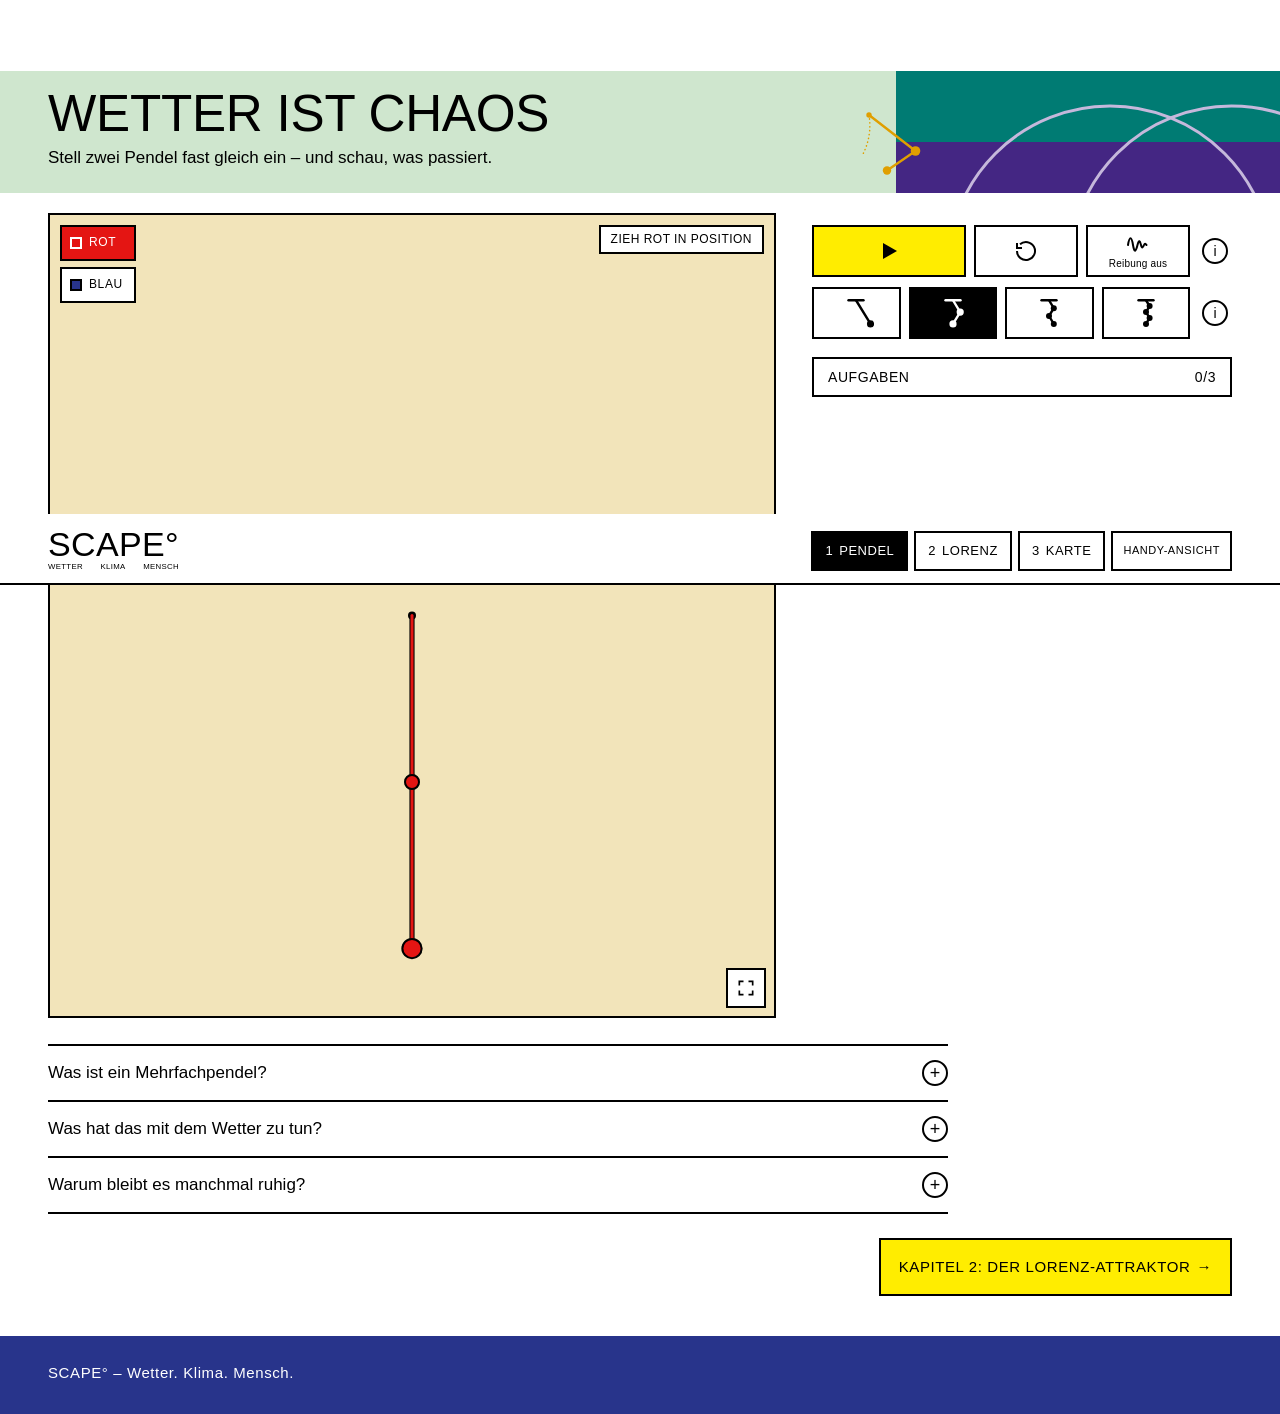
<file: index.html>
<!DOCTYPE html>
<html lang="de">
<head>
<meta charset="UTF-8">
<meta name="viewport" content="width=device-width, initial-scale=1, viewport-fit=cover">
<title>Chaos-Pendel</title>
<meta name="description" content="">
<!-- Structure only. Design: theme/ · texts: content/texts.de.js · layout: css/ · behaviour: js/ -->
<script src="js/view.js" data-app="tripendel"></script>
<link rel="stylesheet" href="theme/theme.css">
<link rel="stylesheet" href="css/kit.css">
<link rel="stylesheet" href="css/app.css">
</head>
<body>

<header class="top">
  <span class="logo" data-brand="logo"></span>
  <div class="top-right">
    <nav class="nav" data-t-aria="chapters.aria">
      <a href="index.html" aria-current="page"><span class="num">1</span><span data-t="chapters.one"></span></a>
      <a href="lorenz.html"><span class="num">2</span><span data-t="chapters.two"></span></a>
      <a href="karte.html"><span class="num">3</span><span data-t="chapters.three"></span></a>
    </nav>
    <button type="button" class="view-toggle"></button>
  </div>
</header>

<div class="poster small">
  <div class="f f1"></div><div class="f f2"></div><div class="f f3"></div>
  <svg class="l2" viewBox="0 0 300 220" aria-hidden="true">
    <path d="M60,20 A210,210 0 0 1 40,150" fill="none" stroke="currentColor" stroke-width="5" stroke-dasharray="1 12" stroke-linecap="round"/>
    <line x1="60" y1="20" x2="215" y2="140" stroke="currentColor" stroke-width="8" stroke-linecap="round"/>
    <line x1="215" y1="140" x2="120" y2="205" stroke="currentColor" stroke-width="8" stroke-linecap="round"/>
    <circle cx="60" cy="20" r="9" fill="currentColor"/><circle cx="215" cy="140" r="16" fill="currentColor"/><circle cx="120" cy="205" r="14" fill="currentColor"/>
  </svg>
  <svg class="l3" viewBox="0 0 400 400" aria-hidden="true"><circle cx="160" cy="200" r="120"/><circle cx="250" cy="200" r="120"/></svg>
  <div class="poster-text">
    <h1 class="headline" data-t-html="poster.headline"></h1>
    <p class="lead" data-t="poster.lead"></p>
  </div>
</div>

<main class="page">
  <div class="lab">
    <div class="lab-stage">
      <div class="stage-frame square fit" id="stage-frame">
        <div id="stage" role="img" data-t-aria="labels.stageAria">
          <canvas id="draw-canvas"></canvas>
        </div>
        <!-- Which pendulum the finger moves: in the picture, beside the
             pendulums themselves. Tapping a pendulum selects it as well. -->
        <div class="pick-ctl" id="editor-row" role="group" data-t-aria="labels.editor">
          <button type="button" class="pick active" id="editor-a" data-editor="A" aria-pressed="true"><i></i><span data-t="labels.red"></span></button>
          <button type="button" class="pick" id="editor-b" data-editor="B" aria-pressed="false"><i></i><span data-t="labels.blue"></span></button>
        </div>
      </div>
    </div>

    <div class="lab-post">

      <!-- Icons only; the (i) at the end of the row names every button. -->
      <div class="ctl-row">
        <button type="button" class="btn icon primary" id="sim-primary" data-t-aria="primary.startAria">
          <svg id="sim-primary-icon" viewBox="0 0 24 24" fill="none" stroke="currentColor" stroke-width="2" aria-hidden="true"><path d="M6 4l14 8-14 8V4z" fill="currentColor" stroke="none"/></svg>
        </button>
        <button type="button" class="btn icon" id="sim-reset" data-t-aria="primary.resetAria">
          <svg viewBox="0 0 24 24" fill="none" stroke="currentColor" stroke-width="2" aria-hidden="true"><path d="M3 12a9 9 0 1 0 3-6.7M3 4v5h5"/></svg>
        </button>
        <button type="button" class="btn icon" id="sim-friction" aria-pressed="false" data-t-aria="primary.frictionAria">
          <svg viewBox="0 0 24 24" fill="none" stroke="currentColor" stroke-width="2" stroke-linecap="round" aria-hidden="true"><path d="M2 12c1.5-9 3.5-9 5 0s3 6 4.5 0 2.5-4 3.5 0 2 2.5 3 0 1.5-1 2.5 0"/></svg>
          <span class="btn-sub" id="friction-label" aria-hidden="true" data-t="badge.frictionOff"></span>
        </button>
        <button type="button" class="info" aria-controls="controls-help" data-t-aria="controls.infoAria"></button>
      </div>

      <div class="ctl-row">
        <div class="mode-picks" role="group" data-t-aria="labels.type">
          <button type="button" class="btn icon mode-pick" data-n="1" aria-pressed="false" data-t-aria="labels.simple"><svg viewBox="0 0 24 24" fill="none" stroke="currentColor" stroke-width="1.6" stroke-linecap="round" stroke-linejoin="round" aria-hidden="true"><path d="M7 3.5h10"/><path d="M12 3.5 L21.7 19.3"/><circle cx="21.7" cy="19.3" r="2.4" fill="currentColor" stroke="none"/></svg></button>
          <button type="button" class="btn icon mode-pick" data-n="2" aria-pressed="true" data-t-aria="labels.double"><svg viewBox="0 0 24 24" fill="none" stroke="currentColor" stroke-width="1.6" stroke-linecap="round" stroke-linejoin="round" aria-hidden="true"><path d="M7 3.5h10"/><path d="M12 3.5 L16.8 11.4 L12.0 19.3"/><circle cx="16.8" cy="11.4" r="2.4" fill="currentColor" stroke="none"/><circle cx="12.0" cy="19.3" r="2.4" fill="currentColor" stroke="none"/></svg></button>
          <button type="button" class="btn icon mode-pick" data-n="3" aria-pressed="false" data-t-aria="labels.triple"><svg viewBox="0 0 24 24" fill="none" stroke="currentColor" stroke-width="1.6" stroke-linecap="round" stroke-linejoin="round" aria-hidden="true"><path d="M7 3.5h10"/><path d="M12 3.5 L15.2 8.8 L12.0 14.0 L15.2 19.3"/><circle cx="15.2" cy="8.8" r="2.0" fill="currentColor" stroke="none"/><circle cx="12.0" cy="14.0" r="2.0" fill="currentColor" stroke="none"/><circle cx="15.2" cy="19.3" r="2.0" fill="currentColor" stroke="none"/></svg></button>
          <button type="button" class="btn icon mode-pick" data-n="4" aria-pressed="false" data-t-aria="labels.quad"><svg viewBox="0 0 24 24" fill="none" stroke="currentColor" stroke-width="1.6" stroke-linecap="round" stroke-linejoin="round" aria-hidden="true"><path d="M7 3.5h10"/><path d="M12 3.5 L14.4 7.4 L12.0 11.4 L14.4 15.3 L12.0 19.3"/><circle cx="14.4" cy="7.4" r="2.0" fill="currentColor" stroke="none"/><circle cx="12.0" cy="11.4" r="2.0" fill="currentColor" stroke="none"/><circle cx="14.4" cy="15.3" r="2.0" fill="currentColor" stroke="none"/><circle cx="12.0" cy="19.3" r="2.0" fill="currentColor" stroke="none"/></svg></button>
        </div>
        <select id="mode-select" hidden>
          <option value="1"></option><option value="2" selected></option><option value="3"></option><option value="4"></option>
        </select>
        <button type="button" class="info" aria-controls="type-help" data-t-aria="labels.typeInfoAria"></button>
      </div>
      <div class="info-note" id="controls-help" hidden data-t-html="controls.note"></div>
      <div class="info-note" id="type-help" hidden data-t-html="labels.typeNote"></div>

      <button type="button" class="btn tasks-open" id="tasks-open" aria-haspopup="dialog" aria-controls="tasks-dialog">
        <span data-t="tasks.open"></span> <span class="quiz-progress" id="tasks-progress"></span>
      </button>
    </div>
  </div>

  <dialog class="quiz-dialog" id="tasks-dialog" aria-labelledby="tasks-title">
    <div class="quiz-head">
      <h2 id="tasks-title" data-t="tasks.title"></h2>
      <button type="button" class="quiz-close" id="tasks-close" data-t-aria="tasks.closeAria">&times;</button>
    </div>
    <p class="quiz-intro" data-t="tasks.intro"></p>
    <div id="tp-tasks">
      <ol class="quiz-list">
        <li class="quiz-item" data-task="butterfly"><p class="quiz-q" data-t="tasks.butterfly"></p><p class="quiz-feedback" data-t="tasks.doneButterfly"></p></li>
        <li class="quiz-item" data-task="calm"><p class="quiz-q" data-t="tasks.calm"></p><p class="quiz-feedback" data-t="tasks.doneCalm"></p></li>
        <li class="quiz-item" data-task="precision"><p class="quiz-q" data-t-html="tasks.precision"></p><p class="quiz-best" id="precision-best" hidden></p><p class="quiz-feedback" data-t="tasks.donePrecision"></p></li>
      </ol>
    </div>
  </dialog>

  <div class="topics">
    <details class="topic"><summary data-t="topics.what.title"></summary><div class="topic-body" data-t-html="topics.what.body"></div></details>
    <details class="topic"><summary data-t="topics.weather.title"></summary><div class="topic-body" data-t-html="topics.weather.body"></div></details>
    <details class="topic"><summary data-t="topics.energy.title"></summary><div class="topic-body" data-t-html="topics.energy.body"></div></details>
  </div>


  <div class="next-part">
    <a class="btn big primary" href="lorenz.html"><span data-t="chapters.next"></span> <span aria-hidden="true">→</span></a>
  </div>
</main>

<footer class="foot">
  <p class="brand-line" data-brand="line"></p>
</footer>

<script src="theme/theme.js"></script>
<script src="content/texts.de.js"></script>
<script src="js/texts.js"></script>
<script src="js/brand.js"></script>
<script src="js/kit.js"></script>
<script src="js/tasks-dialog.js"></script>
<script src="js/physics.js"></script>
<script src="js/app.js"></script>
<script src="js/offline.js"></script>
</body>
</html>
</file>
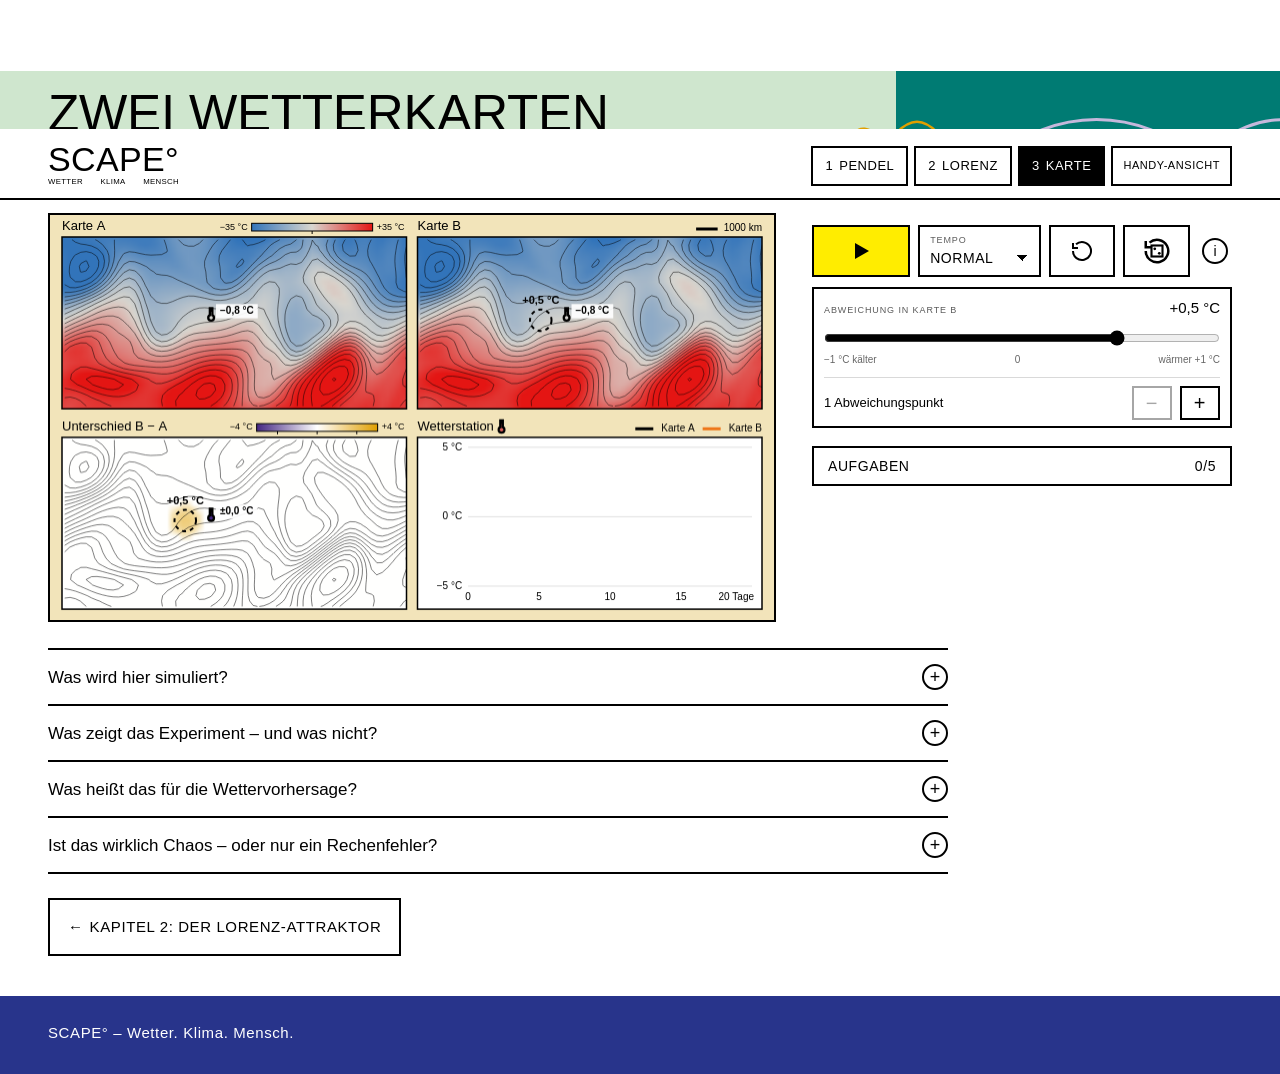
<file: karte.html>
<!DOCTYPE html>
<html lang="de">
<head>
<meta charset="UTF-8">
<meta name="viewport" content="width=device-width, initial-scale=1, viewport-fit=cover">
<title>Zwei Wetterkarten</title>
<meta name="description" content="">
<!-- Structure only. Design: theme/ · texts: content/ · layout: css/ · behaviour: js/ -->
<script src="js/view.js" data-app="tripendel"></script>
<link rel="stylesheet" href="theme/theme.css">
<link rel="stylesheet" href="css/kit.css">
<link rel="stylesheet" href="css/app.css">
</head>
<body>

<header class="top">
  <span class="logo" data-brand="logo"></span>
  <div class="top-right">
    <nav class="nav" data-t-aria="chapters.aria">
      <a href="index.html"><span class="num">1</span><span data-t="chapters.one"></span></a>
      <a href="lorenz.html"><span class="num">2</span><span data-t="chapters.two"></span></a>
      <a href="karte.html" aria-current="page"><span class="num">3</span><span data-t="chapters.three"></span></a>
    </nav>
    <button type="button" class="view-toggle"></button>
  </div>
</header>

<div class="poster small">
  <div class="f f1"></div><div class="f f2"></div><div class="f f3"></div>
  <svg class="l2" viewBox="0 0 300 220" aria-hidden="true">
    <path d="M10,80 C60,30 100,130 150,80 S240,30 290,80" fill="none" stroke="currentColor" stroke-width="8" stroke-linecap="round"/>
    <path d="M10,140 C60,90 100,190 150,140 S240,90 290,140" fill="none" stroke="currentColor" stroke-width="8" stroke-linecap="round"/>
  </svg>
  <svg class="l3" viewBox="0 0 400 400" aria-hidden="true"><circle cx="150" cy="200" r="110"/><circle cx="290" cy="170" r="80"/></svg>
  <div class="poster-text">
    <h1 class="headline" data-t-html="karte.poster.headline"></h1>
    <p class="lead" data-t="karte.poster.lead"></p>
  </div>
</div>

<main class="page">
  <div class="lab">
    <div class="lab-stage">
      <div class="stage-frame karte-frame" data-no-fs id="stage-frame">
        <div id="stage" role="img" data-t-aria="karte.stageAria">
          <canvas id="draw-canvas"></canvas>
        </div>
      </div>
    </div>

    <div class="lab-post">
      <div class="ctl-row">
        <button type="button" class="btn icon primary" id="sim-primary" data-t-aria="lab.startAria">
          <svg id="sim-primary-icon" viewBox="0 0 24 24" fill="none" stroke="currentColor" stroke-width="2" aria-hidden="true"><path d="M6 4l14 8-14 8V4z" fill="currentColor" stroke="none"/></svg>
        </button>
        <label class="select-field speed-field">
          <span class="select-label" data-t="lab.speed"></span>
          <select id="speed-select">
            <option value="0.2" data-t="lab.slow"></option>
            <option value="0.5" data-t="lab.normal" selected></option>
            <option value="2" data-t="lab.fast"></option>
          </select>
        </label>
        <button type="button" class="btn icon" id="sim-reset" data-t-aria="lab.resetAria">
          <svg viewBox="0 0 24 24" fill="none" stroke="currentColor" stroke-width="2" aria-hidden="true"><path d="M3 12a9 9 0 1 0 3-6.7M3 4v5h5"/></svg>
        </button>
        <button type="button" class="btn icon" id="sim-new" data-t-aria="lab.newAria">
          <svg viewBox="0 0 24 24" fill="none" stroke="currentColor" stroke-width="2" aria-hidden="true"><path d="M3 12a9 9 0 1 0 3-6.7M3 4v5h5"/><rect x="7.6" y="7.6" width="8.8" height="8.8" stroke-width="1.7"/><circle cx="10.2" cy="10.2" r="1.1" fill="currentColor" stroke="none"/><circle cx="13.8" cy="13.8" r="1.1" fill="currentColor" stroke="none"/></svg>
        </button>
        <button type="button" class="info" aria-controls="controls-help" data-t-aria="controls.infoAria"></button>
      </div>

      <!-- The measurement error in map B: one slider from −1 to +1 °C in
           tenths; 0 in the middle is the control (A and B stay equal). -->
      <div class="strength">
        <div class="strength-head">
          <label for="delta-range" data-t="karte.delta.label"></label>
          <output id="delta-out" for="delta-range"></output>
        </div>
        <input type="range" id="delta-range" min="-10" max="10" step="1" value="5">
        <div class="strength-scale" aria-hidden="true"><span data-t="karte.delta.scaleLow"></span><span data-t="karte.delta.scaleMid"></span><span data-t="karte.delta.scaleHigh"></span></div>
        <div class="spots">
          <span id="spot-count"></span>
          <button type="button" class="btn spot-btn" id="spot-remove" data-t-aria="karte.spots.removeAria">−</button>
          <button type="button" class="btn spot-btn" id="spot-add" data-t-aria="karte.spots.addAria">+</button>
        </div>
      </div>

      <div class="info-note" id="controls-help" hidden data-t-html="karte.controlsNote"></div>

      <button type="button" class="btn tasks-open" id="tasks-open" aria-haspopup="dialog" aria-controls="tasks-dialog">
        <span data-t="tasks.open"></span> <span class="quiz-progress" id="tasks-progress"></span>
      </button>
    </div>
  </div>

  <dialog class="quiz-dialog" id="tasks-dialog" aria-labelledby="tasks-title">
    <div class="quiz-head">
      <h2 id="tasks-title" data-t="tasks.title"></h2>
      <button type="button" class="quiz-close" id="tasks-close" data-t-aria="tasks.closeAria">&times;</button>
    </div>
    <p class="quiz-intro" data-t="tasks.intro"></p>
    <div id="karte-tasks">
      <ol class="quiz-list">
        <li class="quiz-item" data-task="where"><p class="quiz-q" data-t="karte.tasks.where"></p><p class="quiz-feedback" data-t="karte.tasks.doneWhere"></p></li>
        <li class="quiz-item" data-task="apart"><p class="quiz-q" data-t="karte.tasks.apart"></p><p class="quiz-feedback" id="apart-feedback"></p></li>
        <li class="quiz-item" data-task="station"><p class="quiz-q" data-t="karte.tasks.station"></p><p class="quiz-feedback" id="station-feedback"></p></li>
        <li class="quiz-item" data-task="smaller"><p class="quiz-q" data-t="karte.tasks.smaller"></p><p class="quiz-best" id="smaller-times" hidden></p><p class="quiz-feedback" id="smaller-feedback"></p></li>
        <li class="quiz-item" data-task="place"><p class="quiz-q" data-t="karte.tasks.place"></p><p class="quiz-best" id="place-times" hidden></p><p class="quiz-feedback" id="place-feedback"></p></li>
      </ol>
    </div>
  </dialog>

  <div class="topics">
    <details class="topic"><summary data-t="karte.topics.what.title"></summary><div class="topic-body" data-t-html="karte.topics.what.body"></div></details>
    <details class="topic"><summary data-t="karte.topics.shows.title"></summary><div class="topic-body" data-t-html="karte.topics.shows.body"></div></details>
    <details class="topic"><summary data-t="karte.topics.weather.title"></summary><div class="topic-body" data-t-html="karte.topics.weather.body"></div></details>
    <details class="topic"><summary data-t="karte.topics.measure.title"></summary><div class="topic-body" data-t-html="karte.topics.measure.body"></div></details>
  </div>


  <div class="next-part back">
    <a class="btn big" href="lorenz.html"><span aria-hidden="true">←</span> <span data-t="chapters.backTwo"></span></a>
  </div>
</main>

<footer class="foot">
  <p class="brand-line" data-brand="line"></p>
</footer>

<script src="theme/theme.js"></script>
<script src="content/texts.de.js"></script>
<script src="content/karte.de.js"></script>
<script src="js/texts.js"></script>
<script src="js/brand.js"></script>
<script src="js/kit.js"></script>
<script src="js/tasks-dialog.js"></script>
<script src="js/models/fft.js"></script>
<script src="js/models/qg2layer.js"></script>
<script src="js/models/compare.js"></script>
<script src="data/qg-start.js"></script>
<script src="js/chaos-lab.js"></script>
<script src="js/karte.js"></script>
<script src="js/offline.js"></script>
</body>
</html>
</file>
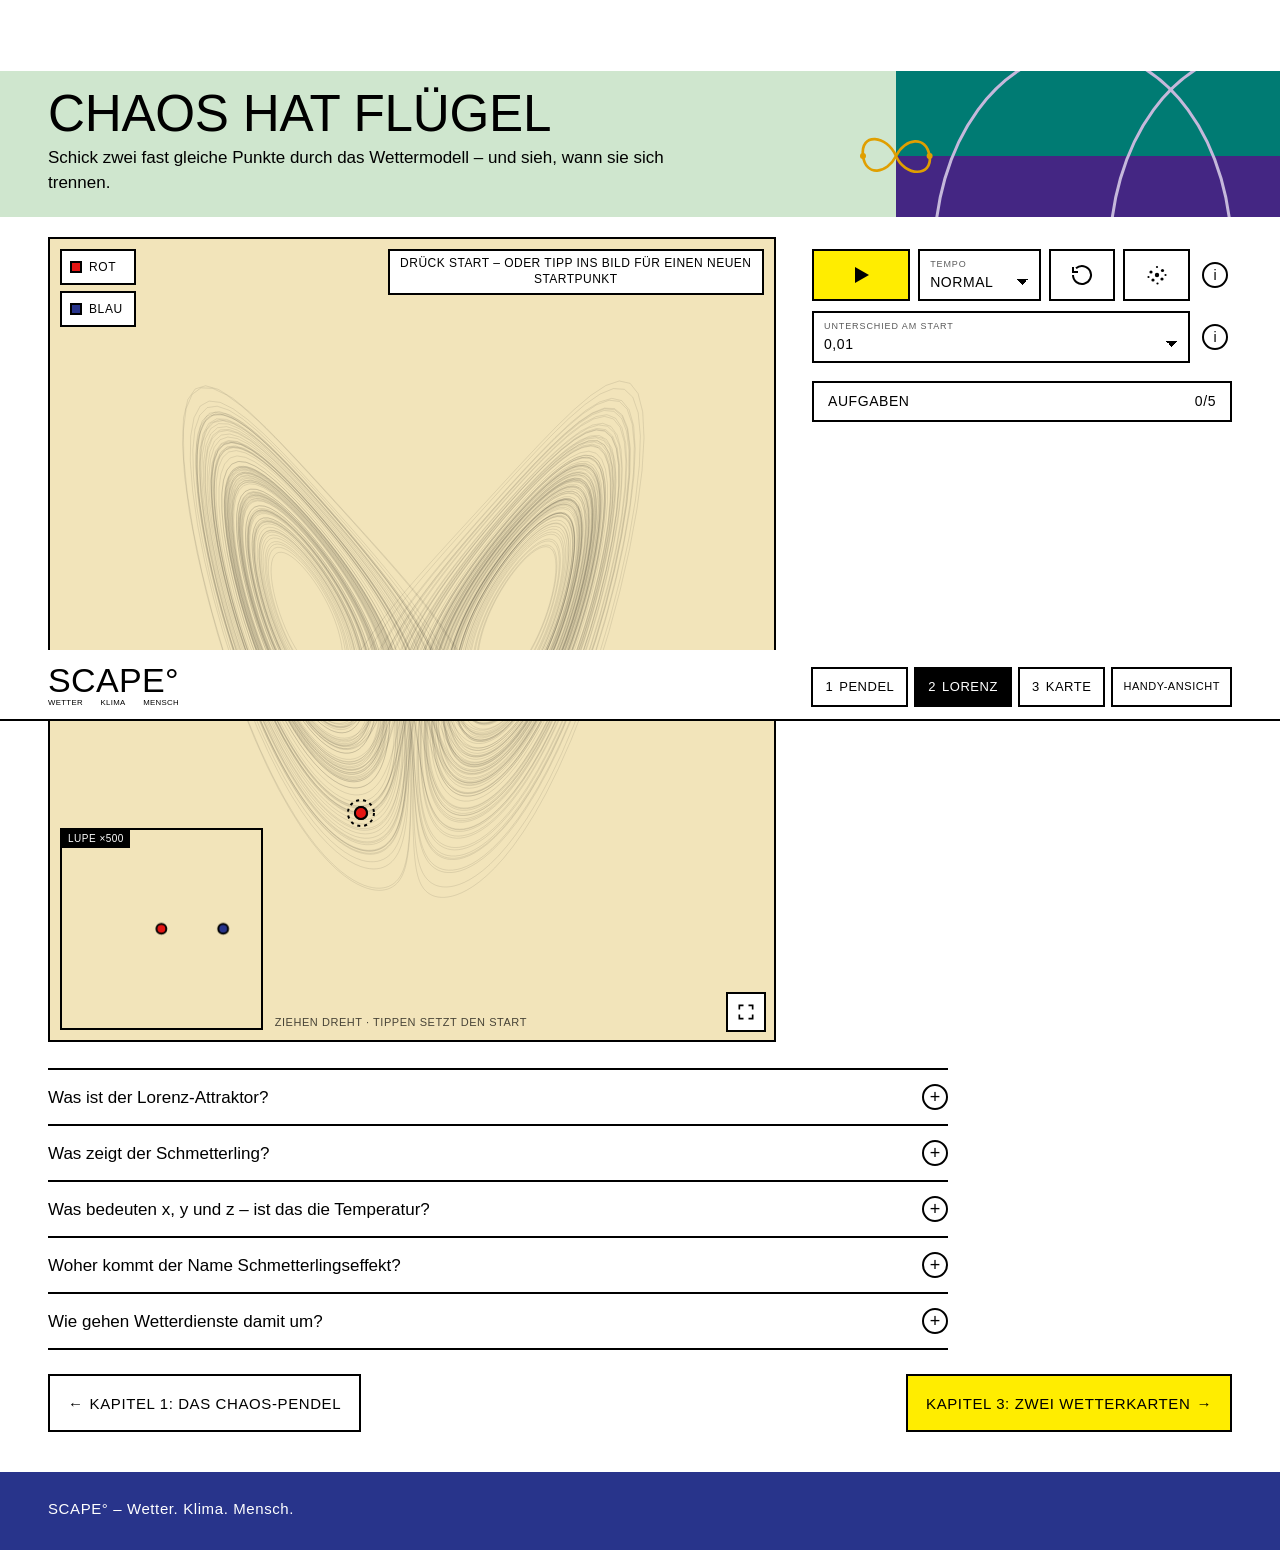
<file: lorenz.html>
<!DOCTYPE html>
<html lang="de">
<head>
<meta charset="UTF-8">
<meta name="viewport" content="width=device-width, initial-scale=1, viewport-fit=cover">
<title>Lorenz-Attraktor</title>
<meta name="description" content="">
<!-- Structure only. Design: theme/ · texts: content/ · layout: css/ · behaviour: js/ -->
<script src="js/view.js" data-app="tripendel"></script>
<link rel="stylesheet" href="theme/theme.css">
<link rel="stylesheet" href="css/kit.css">
<link rel="stylesheet" href="css/app.css">
</head>
<body>

<header class="top">
  <span class="logo" data-brand="logo"></span>
  <div class="top-right">
    <nav class="nav" data-t-aria="chapters.aria">
      <a href="index.html"><span class="num">1</span><span data-t="chapters.one"></span></a>
      <a href="lorenz.html" aria-current="page"><span class="num">2</span><span data-t="chapters.two"></span></a>
      <a href="karte.html"><span class="num">3</span><span data-t="chapters.three"></span></a>
    </nav>
    <button type="button" class="view-toggle"></button>
  </div>
</header>

<div class="poster small">
  <div class="f f1"></div><div class="f f2"></div><div class="f f3"></div>
  <svg class="l2" viewBox="0 0 300 220" aria-hidden="true">
    <path d="M150,110 C120,40 30,30 40,110 C50,180 120,170 150,110 C180,50 250,40 262,110 C272,180 180,180 150,110" fill="none" stroke="currentColor" stroke-width="9" stroke-linecap="round"/>
    <circle cx="40" cy="110" r="10" fill="currentColor"/><circle cx="262" cy="110" r="10" fill="currentColor"/>
  </svg>
  <svg class="l3" viewBox="0 0 400 400" aria-hidden="true"><ellipse cx="140" cy="200" rx="110" ry="150"/><ellipse cx="270" cy="200" rx="110" ry="150"/></svg>
  <div class="poster-text">
    <h1 class="headline" data-t-html="lorenz.poster.headline"></h1>
    <p class="lead" data-t="lorenz.poster.lead"></p>
  </div>
</div>

<main class="page">
  <div class="lab">
    <div class="lab-stage">
      <div class="stage-frame square fit" id="stage-frame">
        <div id="stage" role="img" data-t-aria="lorenz.stageAria">
          <canvas id="ghost-canvas"></canvas>
          <canvas id="draw-canvas"></canvas>
        </div>
        <div class="pick-ctl" aria-hidden="true">
          <span class="pick" id="legend-a"><i></i><span data-t="labels.red"></span></span>
          <span class="pick" id="legend-b"><i></i><span data-t="labels.blue"></span></span>
        </div>
        <div class="loupe" id="loupe" aria-hidden="true"><canvas id="loupe-canvas"></canvas><span class="loupe-label" id="loupe-label"></span></div>
        <p class="stage-note" data-t="lorenz.stageNote"></p>
      </div>
    </div>

    <div class="lab-post">

      <div class="ctl-row">
        <button type="button" class="btn icon primary" id="sim-primary" data-t-aria="lorenz.primary.startAria">
          <svg id="sim-primary-icon" viewBox="0 0 24 24" fill="none" stroke="currentColor" stroke-width="2" aria-hidden="true"><path d="M6 4l14 8-14 8V4z" fill="currentColor" stroke="none"/></svg>
        </button>
        <label class="select-field speed-field">
          <span class="select-label" data-t="lab.speed"></span>
          <select id="speed-select">
            <option value="0.2" data-t="lab.slow"></option>
            <option value="0.4" data-t="lab.normal" selected></option>
            <option value="0.8" data-t="lab.fast"></option>
          </select>
        </label>
        <button type="button" class="btn icon" id="sim-reset" data-t-aria="lorenz.primary.resetAria">
          <svg viewBox="0 0 24 24" fill="none" stroke="currentColor" stroke-width="2" aria-hidden="true"><path d="M3 12a9 9 0 1 0 3-6.7M3 4v5h5"/></svg>
        </button>
        <button type="button" class="btn icon" id="sim-ensemble" aria-pressed="false" data-t-aria="lorenz.primary.ensembleAria">
          <svg viewBox="0 0 24 24" fill="currentColor" stroke="none" aria-hidden="true"><circle cx="12" cy="12" r="2.2"/><circle cx="6" cy="9" r="1.6"/><circle cx="17.5" cy="7.5" r="1.6"/><circle cx="8" cy="17" r="1.6"/><circle cx="17" cy="16" r="1.6"/><circle cx="3.5" cy="14" r="1.1"/><circle cx="20.5" cy="12" r="1.1"/><circle cx="12" cy="4" r="1.1"/><circle cx="12.5" cy="20.5" r="1.1"/></svg>
        </button>
        <button type="button" class="info" aria-controls="controls-help" data-t-aria="controls.infoAria"></button>
      </div>

      <div class="ctl-row">
        <label class="select-field">
          <span class="select-label" data-t="lorenz.delta.label"></span>
          <select id="delta-select">
            <option value="1e-2" data-t="lorenz.delta.big" selected></option>
            <option value="1e-5" data-t="lorenz.delta.small"></option>
            <option value="1e-8" data-t="lorenz.delta.tiny"></option>
          </select>
        </label>
        <button type="button" class="info" aria-controls="delta-help" data-t-aria="lorenz.delta.infoAria"></button>
      </div>
      <div class="info-note" id="controls-help" hidden data-t-html="lorenz.controls.note"></div>
      <div class="info-note" id="delta-help" hidden data-t-html="lorenz.delta.note"></div>

      <button type="button" class="btn tasks-open" id="tasks-open" aria-haspopup="dialog" aria-controls="tasks-dialog">
        <span data-t="tasks.open"></span> <span class="quiz-progress" id="tasks-progress"></span>
      </button>
    </div>
  </div>

  <dialog class="quiz-dialog" id="tasks-dialog" aria-labelledby="tasks-title">
    <div class="quiz-head">
      <h2 id="tasks-title" data-t="tasks.title"></h2>
      <button type="button" class="quiz-close" id="tasks-close" data-t-aria="tasks.closeAria">&times;</button>
    </div>
    <p class="quiz-intro" data-t="tasks.intro"></p>
    <div id="lz-tasks">
      <ol class="quiz-list">
        <li class="quiz-item" data-task="wings"><p class="quiz-q" data-t="lorenz.tasks.wings"></p><p class="quiz-feedback" data-t="lorenz.tasks.doneWings"></p></li>
        <li class="quiz-item" data-task="attractor"><p class="quiz-q" data-t="lorenz.tasks.attractor"></p><p class="quiz-feedback" data-t="lorenz.tasks.doneAttractor"></p></li>
        <li class="quiz-item" data-task="precise"><p class="quiz-q" data-t="lorenz.tasks.precise"></p><p class="quiz-best" id="precise-times" hidden></p><p class="quiz-feedback" id="precise-feedback"></p></li>
        <li class="quiz-item" data-task="ensemble"><p class="quiz-q" data-t="lorenz.tasks.ensemble"></p><p class="quiz-feedback" data-t="lorenz.tasks.doneEnsemble"></p></li>
        <li class="quiz-item" data-task="catch"><p class="quiz-q" data-t-html="lorenz.tasks.catch"></p><p class="quiz-best" id="catch-best" hidden></p><p class="quiz-feedback" data-t="lorenz.tasks.doneCatch"></p></li>
      </ol>
    </div>
  </dialog>

  <div class="topics">
    <details class="topic"><summary data-t="lorenz.topics.what.title"></summary><div class="topic-body" data-t-html="lorenz.topics.what.body"></div></details>
    <details class="topic"><summary data-t="lorenz.topics.shape.title"></summary><div class="topic-body" data-t-html="lorenz.topics.shape.body"></div></details>
    <details class="topic"><summary data-t="lorenz.topics.variables.title"></summary><div class="topic-body" data-t-html="lorenz.topics.variables.body"></div></details>
    <details class="topic"><summary data-t="lorenz.topics.butterfly.title"></summary><div class="topic-body" data-t-html="lorenz.topics.butterfly.body"></div></details>
    <details class="topic"><summary data-t="lorenz.topics.ensemble.title"></summary><div class="topic-body" data-t-html="lorenz.topics.ensemble.body"></div></details>
  </div>


  <div class="next-part split">
    <a class="btn big" href="index.html"><span aria-hidden="true">←</span> <span data-t="chapters.prev"></span></a>
    <a class="btn big primary" href="karte.html"><span data-t="chapters.toThree"></span> <span aria-hidden="true">→</span></a>
  </div>
</main>

<footer class="foot">
  <p class="brand-line" data-brand="line"></p>
</footer>

<script src="theme/theme.js"></script>
<script src="content/texts.de.js"></script>
<script src="content/lorenz.de.js"></script>
<script src="js/texts.js"></script>
<script src="js/brand.js"></script>
<script src="js/kit.js"></script>
<script src="js/tasks-dialog.js"></script>
<script src="js/lorenz.js"></script>
<script src="js/offline.js"></script>
</body>
</html>
</file>
<file: theme/theme.css>
/* =========================================================================
   THEME – everything that makes this app look like SCAPE°.
   css/kit.css and css/app.css only use the custom properties defined here,
   so another institution changes this file (plus theme.js) and nothing else.

   SCAPE° corporate design (Bureau Mitte), in short:
   * Founders Grotesk only. Headlines very large, light, in caps; labels
     medium weight in caps; running text regular, mixed case.
   * Palette colours only. Strong tones always next to pastels. Text black,
     white on dark fields.
   * Flat: hard-edged rectangular colour fields, no rounded rectangles,
     no shadows, no gradients. Circles and pills belong to the shape
     vocabulary and may be used.
   ========================================================================= */

/* Founders Grotesk (Klim Type Foundry) is commercial and not shipped. It is
   used when installed on the device; otherwise the system fallback applies. */
@font-face { font-family: "Founders Grotesk"; src: local("Founders Grotesk Light"), local("FoundersGrotesk-Light"); font-weight: 300; font-display: swap; }
@font-face { font-family: "Founders Grotesk"; src: local("Founders Grotesk Regular"), local("FoundersGrotesk-Regular"); font-weight: 400; font-display: swap; }
@font-face { font-family: "Founders Grotesk"; src: local("Founders Grotesk Medium"), local("FoundersGrotesk-Medium"); font-weight: 500; font-display: swap; }

:root {
  /* ---- Type ------------------------------------------------------------ */
  --font: "Founders Grotesk", "Helvetica Neue", Inter, Arial, sans-serif;
  --fw-light: 300;      /* big headlines, big numbers, wordmark */
  --fw-regular: 400;    /* running text */
  --fw-medium: 500;     /* labels, buttons, small caps headings, emphasis */
  --caps: uppercase;    /* headlines and labels; "none" for a brand without caps */

  /* ---- Palette (scape-corporate-design, section 4) --------------------- */
  --c-black: #000000;   --c-white: #FFFFFF;
  --c-olive: #726B1E;   --c-sand: #D4BFA3;
  --c-gold: #E09F00;    --c-amber: #F59E24;   --c-yellow: #FFE547;
  --c-yellow-strong: #FFD500;  --c-yellow-bright: #FFED00;  --c-yellow-pastel: #FFF487;  --c-yellow-pale: #FDF6B7;
  --c-rust: #D55117;    --c-orange: #EE7518;  --c-salmon: #EF887F;
  --c-pink: #F8E1E6;    --c-cream: #F2E4BA;
  --c-red: #E41513;     --c-red-2: #E8472E;
  --c-purple: #442683;  --c-purple-2: #523E91; --c-lavender: #E0E5F5; --c-lilac: #C5B8DB;
  --c-green-strong: #00983A; --c-green: #62BA91; --c-green-pale: #B0D8C0;
  --c-mint: #CFE6CE;    --c-pale-green: #D0E8DC;
  --c-cyan: #0097BE;    --c-cyan-2: #44ABCC;  --c-cyan-3: #80C0DA;
  --c-petrol: #1F6C8E;  --c-teal: #007B73;    --c-grey: #AEC4C2;
  --c-navy: #28348B;    --c-blue: #0253A0;    --c-blue-2: #3274BA;
  --c-blue-pale: #98B8DD; --c-ice: #D4EDF8;

  /* ---- Roles ----------------------------------------------------------- */
  --ink: var(--c-black);          /* text, outlines */
  --ink-inverse: var(--c-white);  /* text on dark fields */
  --ink-muted: #4d4d4d;           /* secondary text (8.4:1 on white) */
  --paper: var(--c-white);        /* page background */
  --line: var(--c-black);         /* borders of buttons, cards, frames */
  --line-width: 2px;
  --rule-soft: #d9d9d9;           /* grid lines and axes inside charts only */
  --primary: var(--c-yellow-bright); /* THE main action button */
  --primary-ink: var(--c-black);
  --active: var(--c-black);       /* selected / switched-on state */
  --active-ink: var(--c-white);
  --accent: var(--c-orange);      /* decoration of the current part */
  --accent-pale: var(--c-yellow-pastel); /* hover */
  --merke: var(--c-yellow-pale);  /* "Merke" box */
  --focus: var(--c-cyan);         /* keyboard focus ring */
  --stage-bg: var(--c-cream);     /* behind simulations */

  /* Poster header (CD "Gestaltungsebenen"): background field, two fields on
     the right, a small solid shape and a large cropped outline. Each app
     overrides these with its own signature combination. */
  --f1: var(--c-yellow-pastel);
  --f2: var(--c-orange);
  --f3: var(--c-navy);
  --shape: var(--c-green);
  --outline: var(--c-pink);

  /* Footer */
  --foot-bg: var(--c-navy);
  --foot-ink: var(--c-white);

  /* Shape */
  --radius: 0;                    /* no rounded rectangles in the CD */
  --tap: 44px;                    /* minimum touch target */
}

/* ---- Wordmark ------------------------------------------------------------
   "SCAPE°" with the subtitle spread over the full width of the word.
   The markup comes from theme.js (brand.logoHtml). */
.logo { display: inline-flex; flex-direction: column; color: var(--ink); text-decoration: none; line-height: 1; }
.logo-word { font-family: var(--font); font-weight: var(--fw-light); font-size: var(--logo-size, 40px); letter-spacing: .01em; line-height: .85; white-space: nowrap; }
.logo-sub { display: flex; justify-content: space-between; gap: .5em; margin-top: calc(var(--logo-size, 40px) * .13); font-family: var(--font); font-weight: var(--fw-medium); font-size: calc(var(--logo-size, 40px) * .23); letter-spacing: .04em; text-transform: uppercase; }

/* ---- Chaos-Pendel: signature colours ("mint / teal / purple, gold shape,
   lilac outline" from the CD) ------------------------------------------ */
:root {
  --f1: var(--c-mint); --f2: var(--c-teal); --f3: var(--c-purple);
  --shape: var(--c-gold); --outline: var(--c-lilac);
  --accent-pale: var(--c-mint);
  --stage-bg: var(--c-cream);       /* the pendulum stage (= THEME.pendulum.stage) */
  --pendulum-a: #E41513;            /* "Rot"  (= THEME.data.pairA) */
  --pendulum-b: #28348B;            /* "Blau" (= THEME.data.pairB) */
}
</file>
<file: css/kit.css>
/* =========================================================================
   SCAPE° app kit – the shared skeleton and components of every app
   (style guide: poster site, buttons, info buttons, Merke box, collapsible
   topics, stage with fullscreen button and first-hint badge, layout).
   Uses only variables from theme/theme.css. Identical in every app;
   app-specific layout goes into css/app.css.

   Phone layout is the base; html[data-view="desktop"] (set by js/view.js
   from the screen width or the header toggle) switches to the desktop
   arrangement: interactive left, controls right.
   ========================================================================= */

*, *::before, *::after { box-sizing: border-box; }
html { -webkit-text-size-adjust: 100%; }
body {
  margin: 0; background: var(--paper); color: var(--ink);
  font-family: var(--font); font-weight: var(--fw-regular); font-size: 17px; line-height: 1.45;
  overflow-x: hidden; -webkit-tap-highlight-color: transparent;
}
h1, h2, h3, p { margin: 0; }
b, strong { font-weight: var(--fw-medium); }
a { color: inherit; }
button, input, select { font: inherit; color: inherit; }
[hidden] { display: none !important; }
:focus-visible { outline: 3px solid var(--focus); outline-offset: 2px; }

:root { --gutter: clamp(16px, 4vw, 48px); --head-h: 76px; }

/* ---------- Header (sticky) ---------------------------------------------- */
.top {
  position: sticky; top: 0; z-index: 30;
  display: flex; flex-wrap: wrap; align-items: flex-end; justify-content: space-between; gap: 12px 20px;
  padding: 16px var(--gutter) 12px; background: var(--paper);
  border-bottom: var(--line-width) solid var(--line); --logo-size: 34px;
}
.top-right { display: flex; flex-wrap: wrap; align-items: center; justify-content: flex-end; gap: 6px; }
.nav { display: flex; flex-wrap: wrap; gap: 6px; }
.nav a, .nav button {
  display: inline-flex; align-items: center; min-height: 40px; padding: 6px 12px;
  border: var(--line-width) solid var(--line); border-radius: var(--radius); background: var(--paper);
  text-decoration: none; font-weight: var(--fw-medium); font-size: 13px; letter-spacing: .04em; text-transform: var(--caps);
  cursor: pointer;
}
.nav .num { font-weight: var(--fw-light); margin-right: 6px; }
.nav [aria-current="page"], .nav [aria-current="true"] { background: var(--active); color: var(--active-ink); }
.view-toggle {
  min-height: 40px; padding: 6px 10px; border: var(--line-width) solid var(--line); background: var(--paper);
  font-weight: var(--fw-medium); font-size: 11px; letter-spacing: .05em; text-transform: var(--caps); cursor: pointer; white-space: nowrap;
}
:root[data-view="mobile"] .top { position: static; }
:root[data-view="mobile"] .top { align-items: center; padding-top: 12px; padding-bottom: 10px; gap: 10px; }
/* phone: the view toggle sits on the logo row, the part buttons get a row of their own below */
:root[data-view="mobile"] .top-right { display: contents; }
:root[data-view="mobile"] .view-toggle { order: 1; margin-left: auto; min-height: 34px; }
:root[data-view="mobile"] .nav { flex: 1 1 100%; order: 2; }
:root[data-view="mobile"] .nav a, :root[data-view="mobile"] .nav button { flex: 1 1 auto; justify-content: center; min-height: 36px; padding: 4px 8px; font-size: 12px; }

/* ---------- Poster header (three CD layers) ------------------------------ */
.poster { position: relative; overflow: hidden; isolation: isolate; min-height: 280px; padding: 36px var(--gutter) 44px; }
.poster .f { position: absolute; z-index: -3; }
.poster .f1 { inset: 0; background: var(--f1); }
.poster .f2 { top: 0; right: 0; width: 30%; height: 58%; background: var(--f2); }
.poster .f3 { bottom: 0; right: 0; width: 30%; height: 42%; background: var(--f3); }
.poster .l2 { position: absolute; z-index: -2; right: calc(30% - 60px); top: calc(58% - 60px); width: 120px; height: 120px; color: var(--shape); }
.poster .l3 { position: absolute; z-index: -1; right: -12%; top: -40%; width: min(66vw, 700px); height: auto; color: var(--outline); fill: none; stroke: currentColor; stroke-width: 3; pointer-events: none; }
.poster .l3 * { vector-effect: non-scaling-stroke; }
.poster-text { position: relative; max-width: min(66%, 900px); }
.kicker { font-weight: var(--fw-medium); font-size: 13px; letter-spacing: .07em; text-transform: var(--caps); margin-bottom: 12px; }
.headline { font-weight: var(--fw-light); text-transform: var(--caps); font-size: clamp(42px, 8vw, 116px); line-height: .88; letter-spacing: -.005em; margin-bottom: 18px; overflow-wrap: anywhere; hyphens: manual; }
.lead { font-size: clamp(17px, 1.7vw, 20px); max-width: 40em; }
/* slim band: sub-pages, and single-page apps on the desktop */
.poster.small { min-height: 0; padding: 26px var(--gutter) 30px; }
.poster.small .headline { font-size: clamp(36px, 6vw, 84px); margin-bottom: 12px; }
.poster.small .l2 { width: 90px; height: 90px; right: calc(30% - 45px); top: calc(58% - 45px); }
:root[data-view="desktop"] .poster.small { padding: 20px var(--gutter) 22px; }
:root[data-view="desktop"] .poster.small .headline { font-size: clamp(38px, 4vw, 60px); margin-bottom: 10px; }
:root[data-view="desktop"] .poster.small .kicker { margin-bottom: 8px; }
:root[data-view="desktop"] .poster.small .lead { font-size: 17px; }
:root[data-view="desktop"] .poster.small .l3 { top: -60%; width: min(44vw, 540px); }
:root[data-view="mobile"] .poster, :root[data-view="mobile"] .poster.small { min-height: 0; padding: 20px var(--gutter) 84px; }
:root[data-view="mobile"] .poster-text { max-width: 100%; }
:root[data-view="mobile"] .poster .f2 { top: auto; bottom: 0; left: 0; right: auto; width: 58%; height: 70px; }
:root[data-view="mobile"] .poster .f3 { bottom: 0; right: 0; width: 42%; height: 70px; }
:root[data-view="mobile"] .poster .l2 { right: auto; left: calc(58% - 40px); top: auto; bottom: 28px; width: 80px; height: 80px; }
/* phone: only the top of the large outline shows, rising out of the colour band, so it never crosses the text */
:root[data-view="mobile"] .poster .l3 { width: 95vw; right: -25%; top: auto; bottom: 0; transform: translateY(70%); }

/* ---------- Page body ---------------------------------------------------- */
.page { padding: 20px var(--gutter) 40px; max-width: 1400px; margin: 0 auto; }
.section-label { font-weight: var(--fw-medium); font-size: 12px; letter-spacing: .1em; text-transform: var(--caps); margin: 18px 0 8px; }
.section-label:first-child { margin-top: 0; }
.h2-short { font-weight: var(--fw-light); text-transform: var(--caps); font-size: clamp(30px, 3.4vw, 46px); line-height: .92; margin: 0 0 12px; }
.h2-question { font-weight: var(--fw-medium); font-size: clamp(22px, 2.4vw, 30px); line-height: 1.15; margin: 0 0 12px; }
p.text { font-size: 16px; line-height: 1.55; max-width: 46em; margin: 0 0 12px; }

/* ---------- Lab: interactive + controls ----------------------------------
   Phone: pre (selection) → stage → post (controls, hint, tasks, Merke).
   Desktop: stage on the left, sized to the screen; pre + post on the right. */
.lab { display: grid; grid-template-columns: minmax(0, 1fr); grid-template-areas: "pre" "stage" "post"; gap: 12px 36px; align-items: start; }
.lab-pre { grid-area: pre; min-width: 0; }
.lab-stage { grid-area: stage; min-width: 0; }
.lab-post { grid-area: post; min-width: 0; }
:root[data-view="desktop"] .lab {
  grid-template-columns: minmax(0, 1fr) minmax(min(320px, 45%), 420px);
  grid-template-areas: "stage pre" "stage post";
  grid-template-rows: auto 1fr;
}
:root[data-view="desktop"] .lab-stage { position: sticky; top: calc(var(--head-h) + 12px); }
/* a square stage that fits the screen on the desktop */
.stage-frame.square { aspect-ratio: 1 / 1; }
:root[data-view="desktop"] .stage-frame.fit { width: min(100%, calc(100svh - var(--head-h) - var(--fit-offset, 230px))); min-width: min(360px, 100%); margin: 0 auto; }

/* ---------- Stage frame, fullscreen button, first-hint badge ------------- */
.stage-frame { position: relative; border: var(--line-width) solid var(--line); background: var(--stage-bg); }
.stage-frame > canvas { display: block; width: 100%; height: 100%; }
.fs-btn {
  position: absolute; right: 8px; bottom: 8px; z-index: 6; width: 40px; height: 40px; padding: 0;
  display: flex; align-items: center; justify-content: center;
  border: var(--line-width) solid var(--line); background: var(--paper); cursor: pointer;
}
.fs-btn svg { width: 20px; height: 20px; fill: none; stroke: currentColor; stroke-width: 2; }
.fs-btn .exit { display: none; }
.stage-frame.is-full .fs-btn .enter, .stage-frame:fullscreen .fs-btn .enter { display: none; }
.stage-frame.is-full .fs-btn .exit, .stage-frame:fullscreen .fs-btn .exit { display: block; }
/* fallback where the Fullscreen API is missing (iPhone): fill the window */
.stage-frame.is-full { position: fixed; inset: 0; z-index: 1000; width: auto !important; height: auto !important; aspect-ratio: auto !important; border: 0; margin: 0 !important; }
.stage-frame:fullscreen { width: 100% !important; height: 100% !important; aspect-ratio: auto !important; border: 0; }
.hint-badge {
  position: absolute; left: 50%; top: 10px; transform: translateX(-50%); z-index: 5; max-width: calc(100% - 20px);
  background: var(--paper); border: var(--line-width) solid var(--line); padding: 5px 10px;
  font-weight: var(--fw-medium); font-size: 12px; letter-spacing: .04em; text-transform: var(--caps); text-align: center; line-height: 1.3;
  pointer-events: none; animation: badge-pulse 1.1s ease-in-out infinite;
}
@keyframes badge-pulse { 0%, 100% { background: var(--paper); } 50% { background: var(--primary); } }
@media (prefers-reduced-motion: reduce) { .hint-badge { animation: none; background: var(--primary); } }

/* ---------- Buttons & controls ------------------------------------------- */
.controls { display: flex; flex-wrap: wrap; gap: 8px 12px; align-items: center; margin-bottom: 10px; }
.btn {
  display: inline-flex; align-items: center; justify-content: center; gap: 6px; min-height: 46px; padding: 8px 14px;
  border: var(--line-width) solid var(--line); border-radius: var(--radius); background: var(--paper); color: var(--ink);
  font-weight: var(--fw-medium); font-size: 14px; letter-spacing: .04em; text-transform: var(--caps); text-decoration: none;
  cursor: pointer; user-select: none; -webkit-user-select: none; touch-action: manipulation;
}
.btn:disabled { opacity: .4; cursor: default; }
.btn.primary { background: var(--primary); color: var(--primary-ink); }
.btn[aria-pressed="true"], .btn.active { background: var(--active); color: var(--active-ink); }
.btn.obj[aria-pressed="true"], .btn.obj.active { background: var(--obj); border-color: var(--obj); color: var(--ink-inverse); }
.btn .sub { display: block; font-size: 11px; font-weight: var(--fw-regular); text-transform: none; letter-spacing: 0; }
.btn svg { width: 18px; height: 18px; flex: none; }
.btn.big { min-height: 58px; font-size: 15px; padding: 10px 18px; }
:root[data-view="desktop"] .btn:not(.primary):not([aria-pressed="true"]):not(.active):not(:disabled):hover { background: var(--accent-pale); }
.btn-row { display: flex; gap: 10px; }
.btn-row > .btn { flex: 1; }
.seg { display: flex; flex-wrap: wrap; }
.seg .btn { margin-right: calc(-1 * var(--line-width)); }
.range { display: flex; align-items: center; gap: 12px; flex: 1 1 300px; min-height: 46px; }
.range label, .range .label { font-weight: var(--fw-medium); font-size: 13px; letter-spacing: .04em; text-transform: var(--caps); white-space: nowrap; min-width: 7em; }
.range input[type="range"] { flex: 1; min-width: 0; accent-color: var(--active); height: 32px; }
.range output { font-weight: var(--fw-medium); font-size: 14px; min-width: 5.4em; text-align: right; white-space: nowrap; }
:root[data-view="desktop"] .lab .range { flex-basis: 100%; }
:root[data-view="mobile"] .range { flex-wrap: wrap; gap: 4px 12px; }
:root[data-view="mobile"] .controls .btn { flex: 1 1 auto; }
.readout { font-weight: var(--fw-medium); font-size: 14px; letter-spacing: .04em; text-transform: var(--caps); min-height: 1.5em; margin: 6px 0; }
.readout-grid { display: flex; flex-wrap: wrap; gap: 10px 22px; padding: 12px 0; margin: 10px 0 14px; border-top: var(--line-width) solid var(--line); border-bottom: var(--line-width) solid var(--line); }
.readout-grid > div { font-size: 11px; font-weight: var(--fw-medium); letter-spacing: .08em; text-transform: var(--caps); }
.readout-grid b { display: block; margin-top: 3px; font-size: 20px; font-weight: var(--fw-light); letter-spacing: 0; text-transform: none; }
.hint { font-size: 15px; line-height: 1.5; margin: 8px 0 12px; max-width: 46em; }

/* ---------- Info button ("i" in a circle) + inline note ------------------ */
.info {
  flex: none; display: inline-flex; align-items: center; justify-content: center;
  width: 26px; height: 26px; padding: 0; margin: 0 4px; vertical-align: middle;
  border: var(--line-width) solid var(--line); border-radius: 50%; background: var(--paper); color: var(--ink);
  font-weight: var(--fw-medium); font-size: 14px; font-style: normal; line-height: 1; text-transform: none; cursor: pointer;
}
.info[aria-expanded="true"] { background: var(--active); color: var(--active-ink); }
.info-note { border-left: 4px solid var(--line); background: var(--merke); padding: 10px 12px; margin: 6px 0 12px; font-size: 14px; line-height: 1.5; }
.info-note p + p { margin-top: 6px; }

/* ---------- Tasks + Merke box --------------------------------------------- */
.tasks { border: var(--line-width) solid var(--line); padding: 12px 14px; margin: 12px 0; }
.tasks h3, .merke h3 { font-weight: var(--fw-medium); font-size: 12px; letter-spacing: .08em; text-transform: var(--caps); margin-bottom: 8px; }
.tasks ul { list-style: none; margin: 0; padding: 0; display: flex; flex-direction: column; gap: 8px; }
.tasks li { display: grid; grid-template-columns: 24px 1fr; gap: 8px; font-size: 15px; align-items: start; }
.tasks .box { width: 22px; height: 22px; border: var(--line-width) solid var(--line); background: var(--paper); display: flex; align-items: center; justify-content: center; font-size: 14px; font-weight: var(--fw-medium); }
.tasks li.done .box { background: var(--active); color: var(--active-ink); }
.tasks li.done .box::after { content: "✓"; }
.tasks .status { margin-top: 8px; font-weight: var(--fw-medium); font-size: 13px; letter-spacing: .04em; text-transform: var(--caps); min-height: 1.3em; }
.merke { background: var(--merke); border: var(--line-width) solid var(--line); padding: 12px 14px; margin: 12px 0; }
.merke p { font-size: 16px; line-height: 1.45; }
.merke.locked p { display: none; }
.merke .locked-note { display: none; font-size: 14px; }
.merke.locked .locked-note { display: block; }

/* ---------- Collapsible topics -------------------------------------------- */
.topics { margin: 26px 0 10px; max-width: 900px; }
details.topic { border-top: var(--line-width) solid var(--line); }
details.topic:last-of-type { border-bottom: var(--line-width) solid var(--line); }
details.topic > summary {
  list-style: none; cursor: pointer; display: flex; align-items: center; justify-content: space-between; gap: 12px;
  padding: 14px 0; font-weight: var(--fw-medium); font-size: 17px; line-height: 1.25;
}
details.topic > summary::-webkit-details-marker { display: none; }
details.topic > summary::after { content: "+"; flex: none; width: 26px; height: 26px; border: var(--line-width) solid var(--line); border-radius: 50%; display: flex; align-items: center; justify-content: center; font-size: 18px; line-height: 1; }
details.topic[open] > summary::after { content: "−"; background: var(--active); color: var(--active-ink); }
.topic-body { padding: 0 0 16px; }
.topic-body p { font-size: 15.5px; line-height: 1.6; margin: 0 0 12px; max-width: 46em; }
.topic-body h3 { font-weight: var(--fw-medium); font-size: 16px; margin: 14px 0 8px; }
.topic-body ol, .topic-body ul { padding-left: 22px; margin: 0 0 12px; }
.topic-body li { font-size: 15.5px; line-height: 1.55; margin-bottom: 6px; }

/* ---------- Strip of many items + pager ----------------------------------- */
.strip { display: flex; overflow-x: auto; border-top: var(--line-width) solid var(--line); border-bottom: var(--line-width) solid var(--line); scrollbar-width: thin; background: var(--paper); }
.strip a, .strip button { flex: 0 0 auto; display: flex; align-items: center; gap: 8px; min-height: 44px; padding: 6px 12px; border: 0; border-right: var(--line-width) solid var(--line); background: var(--paper); text-decoration: none; font-weight: var(--fw-medium); font-size: 12.5px; letter-spacing: .05em; text-transform: var(--caps); white-space: nowrap; cursor: pointer; }
.strip [aria-current="true"], .strip [aria-pressed="true"] { background: var(--active); color: var(--active-ink); }
.pager { display: grid; grid-template-columns: minmax(0, 1fr) auto minmax(0, 1fr); gap: 8px; margin-top: 24px; }
.pager .btn { min-height: 54px; min-width: 0; }
.pager .prev { justify-content: flex-start; }
.pager .next { justify-content: flex-end; }
.pager .t { overflow: hidden; text-overflow: ellipsis; white-space: nowrap; }
.next-part { display: flex; justify-content: flex-end; margin: 24px 0 0; }
:root[data-view="mobile"] .pager { grid-template-columns: minmax(0, 1fr) minmax(0, 1fr); }
:root[data-view="mobile"] .pager .home { grid-column: 1 / -1; order: -1; }

/* ---------- Stepper (steps inside one simulation) ------------------------- */
.stepper { list-style: none; margin: 0 0 12px; padding: 0; display: grid; grid-template-columns: repeat(auto-fit, minmax(110px, 1fr)); gap: 6px; }
.stepper button { width: 100%; min-height: 44px; border: var(--line-width) solid var(--line); background: var(--paper); font-weight: var(--fw-medium); font-size: 13px; text-align: left; padding: 8px 10px; cursor: pointer; }
.stepper button.done { background: var(--accent-pale); }
.stepper button[aria-current="step"] { background: var(--active); color: var(--active-ink); }
:root[data-view="desktop"] .lab .stepper { grid-template-columns: 1fr; }

/* ---------- Footer -------------------------------------------------------- */
.foot { background: var(--foot-bg); color: var(--foot-ink); padding: 26px var(--gutter) 30px; }
.foot .sources { font-size: 13px; line-height: 1.5; max-width: 60em; margin-bottom: 14px; }
.foot .brand-line { font-weight: var(--fw-medium); font-size: 15px; letter-spacing: .04em; }
.dev-link { display: inline-block; margin-top: 10px; border: 0; background: none; padding: 4px 0; color: inherit; font-size: 11px; opacity: .3; cursor: pointer; }

/* ---------- Tables, chips, misc ------------------------------------------- */
.chip { display: inline-flex; align-items: center; gap: 6px; padding: 4px 10px; border: var(--line-width) solid var(--line); font-weight: var(--fw-medium); font-size: 12px; letter-spacing: .04em; text-transform: var(--caps); }
.muted { color: var(--ink-muted); }
.sr-only { position: absolute; width: 1px; height: 1px; overflow: hidden; clip: rect(0 0 0 0); white-space: nowrap; }
/* phones: a compact poster (about half as tall), so the stage and its
   start row show without scrolling */
:root[data-view="mobile"] .poster, :root[data-view="mobile"] .poster.small { padding: 12px var(--gutter) 42px; }
:root[data-view="mobile"] .poster .headline { font-size: 28px; margin-bottom: 6px; }
:root[data-view="mobile"] .poster .lead { font-size: 14px; line-height: 1.35; }
:root[data-view="mobile"] .poster .f2, :root[data-view="mobile"] .poster .f3 { height: 32px; }
:root[data-view="mobile"] .poster .l2 { width: 44px; height: 44px; left: calc(58% - 22px); bottom: 10px; }
</file>
<file: css/app.css>
/* Chaos-Pendel – layout only (theme variables from theme/theme.css,
   shared components from css/kit.css). Both chapters use this file. */

/* Desktop: once the poster is scrolled away, the stage fills the screen --
   the whole left column wide and the whole height under the header. The
   pendulum and the attractor size themselves from the shorter side and
   stay centred, so a wide box only gives them room. Scrolling near that
   point snaps onto it. */
:root[data-view="desktop"] { scroll-snap-type: y proximity; }
:root[data-view="desktop"] .page { max-width: none; }
:root[data-view="desktop"] .lab-stage { scroll-snap-align: start; scroll-margin-top: calc(var(--head-h) + 12px); }
:root[data-view="desktop"] #stage-frame.fit {
  width: 100%; height: calc(100svh - var(--head-h) - 24px); min-height: 360px;
  aspect-ratio: auto; margin: 0;
}

/* ---- the stage: square, canvases stacked ---- */
#stage-frame { overflow: hidden; }
#stage { position: absolute; inset: 0; touch-action: none; overflow: hidden; }
#stage canvas { position: absolute; inset: 0; width: 100%; height: 100%; display: block; }
#stage-frame .hint-badge { left: auto; right: 10px; transform: none; max-width: 52%; }

/* ---- Rot / Blau: which pendulum the finger moves, in the picture ---- */
.pick-ctl {
  position: absolute; top: 10px; left: 10px; z-index: 4;
  display: flex; flex-direction: column; gap: 6px;
}
.pick {
  --obj: var(--pendulum-a);
  display: flex; align-items: center; gap: 7px; min-height: 36px; min-width: 76px; padding: 4px 10px 4px 8px;
  border: var(--line-width) solid var(--line); background: var(--paper); color: var(--ink); cursor: pointer;
  font-weight: var(--fw-medium); font-size: 12px; letter-spacing: .05em; text-transform: var(--caps);
}
#editor-b, #legend-b { --obj: var(--pendulum-b); }
.pick i { width: 12px; height: 12px; flex: none; background: var(--obj); border: var(--line-width) solid var(--line); }
.pick.active { background: var(--obj); color: var(--ink-inverse); border-color: var(--line); }
.pick.active i { border-color: var(--ink-inverse); }
/* while the pendulums swing the two chips are just the legend */
.pick:disabled { cursor: default; background: var(--paper); color: var(--ink); }
@keyframes tab-pulse { 0%, 100% { outline: 3px solid transparent; } 50% { outline: 3px solid var(--pendulum-b); } }
.pick.attn { animation: tab-pulse 1.1s ease-in-out infinite; outline-offset: 2px; }
@media (prefers-reduced-motion: reduce) { .pick.attn { animation: none; outline: 3px solid var(--pendulum-b); } }

/* ---- status line: equal columns, so no value pushes another sideways ---- */
.readout-grid { display: grid; grid-template-columns: repeat(3, minmax(0, 1fr)); gap: 4px 12px; align-items: start; }
.readout-grid > div { min-width: 0; }
.readout-grid b { font-variant-numeric: tabular-nums; white-space: nowrap; overflow: hidden; text-overflow: ellipsis; }
:root[data-view="mobile"] .readout-grid b { font-size: 18px; }
/* the (i) beside a value's name: small, so that column keeps the height of the others */
.ro-label { display: flex; align-items: center; gap: 2px; height: 1.45em; }
.readout-grid .info { width: 20px; height: 20px; margin: 0 0 0 4px; font-size: 12px; letter-spacing: 0; }

/* ---- control rows under the stage ----
   Icons carry the meaning; the (i) at the end of the row names them all. */
.ctl-row, .ctl-row .btn, .pick, .select-field {
  -webkit-user-select: none; user-select: none; -webkit-touch-callout: none; touch-action: manipulation;
}
.ctl-row { display: flex; align-items: stretch; gap: 8px; margin: 0 0 10px; }
.ctl-row .btn.icon { flex: 1; min-width: 56px; min-height: 52px; padding: 0; gap: 0; }
.ctl-row .btn.icon svg { width: 24px; height: 24px; }
.ctl-row .btn.icon.primary { flex: 1.5; }
.ctl-row .info { align-self: center; margin-left: 4px; }

/* the notes show the buttons they talk about, boxed like the real ones */
.info-note .ico {
  display: inline-flex; align-items: center; justify-content: center;
  width: 26px; height: 26px; vertical-align: -7px; margin-right: 3px;
  border: var(--line-width) solid var(--line); background: var(--paper);
}
.info-note .ico svg { width: 15px; height: 15px; }

/* a plain <select> in a boxed field with its name above the value */
.select-field {
  flex: 1 1 auto; min-width: 0; display: flex; flex-direction: column; justify-content: center; gap: 1px;
  min-height: 52px; padding: 6px 10px;
  border: var(--line-width) solid var(--line); border-radius: var(--radius); background: var(--paper);
}
.select-field:focus-within { outline: 2px solid var(--line); outline-offset: 1px; }
.select-label { font-size: 9px; letter-spacing: .1em; opacity: .65; text-transform: var(--caps); }
.select-field select {
  appearance: none; -webkit-appearance: none;
  border: 0; background: transparent; padding: 0 18px 0 0; margin: 0; width: 100%; min-width: 0;
  font: inherit; font-size: 14px; font-weight: var(--fw-medium); letter-spacing: .04em;
  text-transform: var(--caps); color: var(--ink); cursor: pointer;
  background-image: linear-gradient(45deg, transparent 50%, currentColor 50%), linear-gradient(135deg, currentColor 50%, transparent 50%);
  background-position: right 6px top 50%, right 1px top 50%;
  background-size: 6px 6px, 6px 6px;
  background-repeat: no-repeat;
}
.select-field select:focus { outline: none; }

/* ---- tasks: button + dialog (same shape as the other SCAPE° exhibits) ---- */
.tasks-open { width: 100%; min-height: 40px; margin: 8px 0 12px; justify-content: space-between; }
.quiz-progress { font-weight: var(--fw-light); font-variant-numeric: tabular-nums; }
@keyframes solved { 0%, 100% { background: var(--paper); } 50% { background: var(--primary); } }
.tasks-open.solved:not(.active) { animation: solved .7s ease-in-out 3; }
@media (prefers-reduced-motion: reduce) { .tasks-open.solved { animation: none; } }
.quiz-dialog {
  width: min(560px, calc(100vw - 24px)); max-height: calc(100svh - 24px); padding: 16px 18px 18px;
  border: var(--line-width) solid var(--line); border-top: 10px solid var(--accent); background: var(--paper); color: var(--ink);
}
.quiz-dialog::backdrop { background: rgba(0, 0, 0, .45); }
.quiz-head { display: flex; align-items: center; justify-content: space-between; gap: 12px; margin-bottom: 6px; }
.quiz-head h2 { font-weight: var(--fw-light); text-transform: var(--caps); font-size: 28px; line-height: 1; }
.quiz-close { width: 36px; height: 36px; border: var(--line-width) solid var(--line); background: var(--paper); font-size: 22px; line-height: 1; cursor: pointer; }
.quiz-intro { font-size: 15px; margin-bottom: 10px; }
.quiz-list { list-style: none; margin: 0; padding: 0; counter-reset: q; }
.quiz-item { counter-increment: q; border-top: 1px solid var(--rule-soft); padding: 10px 0; }
.quiz-q { font-size: 16px; line-height: 1.4; }
.quiz-q::before { content: counter(q) ". "; font-weight: var(--fw-medium); }
.quiz-best { font-size: 13px; font-weight: var(--fw-medium); letter-spacing: .04em; text-transform: var(--caps); margin-top: 6px; }
.quiz-feedback { font-size: 14.5px; line-height: 1.45; margin-top: 8px; }
.quiz-item:not(.done) .quiz-feedback { display: none; }
.quiz-item.done .quiz-q { opacity: .6; }
.quiz-item.done .quiz-feedback { background: var(--c-pale-green); padding: 8px 10px; }

/* ---- the line about the other chaos exhibits, and the way on ---- */
.next-part .btn { text-decoration: none; }
.next-part.back { justify-content: flex-start; }

/* ---- Lorenz chapter ---- */
#lorenz-stage { cursor: grab; }
#lorenz-stage.dragging { cursor: grabbing; }
/* the loupe: bottom left, the hint about dragging and tapping beside it */
.loupe ~ .stage-note { left: calc(var(--loupe) + 22px); max-width: calc(100% - var(--loupe) - 80px); }
#stage-frame { --loupe: clamp(110px, 28%, 220px); }
.loupe {
  position: absolute; left: 10px; bottom: 10px; z-index: 3; pointer-events: none;
  width: var(--loupe); aspect-ratio: 1 / 1; border: var(--line-width) solid var(--line); background: var(--stage-bg);
}
.loupe canvas { position: absolute; inset: 0; width: 100%; height: 100%; display: block; }
.loupe-label {
  position: absolute; left: 0; top: 0; padding: 2px 6px; background: var(--ink); color: var(--paper);
  font-size: 10px; font-weight: var(--fw-medium); letter-spacing: .05em; text-transform: var(--caps); font-variant-numeric: tabular-nums; white-space: nowrap;
}
.stage-note {
  position: absolute; left: 10px; bottom: 10px; z-index: 3; pointer-events: none; max-width: calc(100% - 70px);
  font-size: 11px; font-weight: var(--fw-medium); letter-spacing: .05em; text-transform: var(--caps); opacity: .7;
}
.topic-body p.formula { font-variant-numeric: tabular-nums; background: var(--stage-bg); border-left: 4px solid var(--line); padding: 8px 12px; line-height: 1.7; }

/* ---- chapters 3 and 4: twin experiments (js/chaos-lab.js) ---- */
.chart-box { margin: 0 0 12px; }
.chart-box canvas { display: block; width: 100%; height: 150px; }
.chart-note { font-size: 13px; font-weight: var(--fw-medium); margin-top: 4px; }
.select-field.narrow { flex: 0 0 auto; min-width: 7.5em; }
.pick-ctl.row { flex-direction: row; flex-wrap: wrap; }
/* the map needs room above it for the legend on a phone */
:root[data-view="mobile"] #stage-frame.tall-mobile { aspect-ratio: 10 / 19; }
#stage-frame.tall-mobile .hint-badge { top: auto; bottom: 30px; left: 50%; right: auto; transform: translateX(-50%); max-width: 80%; }
.pick.view-pick { min-width: 0; padding: 4px 12px; }
.pick.view-pick.active { --obj: var(--ink); }
.next-part.split { justify-content: space-between; flex-wrap: wrap; gap: 10px; }
:root[data-view="mobile"] .next-part.split .btn { flex: 1 1 100%; }
.map-legend {
  position: absolute; right: 10px; bottom: 58px; z-index: 3; pointer-events: none;
  display: flex; flex-direction: column; align-items: flex-end; gap: 3px;
  font-size: 10px; font-weight: var(--fw-medium); letter-spacing: .05em; text-transform: var(--caps);
}
.map-legend .bar { width: 120px; height: 10px; border: 1px solid var(--line); }
.map-legend .ends { display: flex; justify-content: space-between; width: 120px; }

/* chapter 3: the weather station's recording under the difference chart */
.chart-head { display: flex; justify-content: space-between; align-items: center; gap: 8px; font-size: 11px; font-weight: var(--fw-medium); letter-spacing: .06em; text-transform: var(--caps); margin-bottom: 4px; }
.station-key { display: inline-flex; align-items: center; gap: 4px; }
.station-key i { display: inline-block; width: 16px; height: 3px; margin-left: 6px; }
.station-key .key-a { background: var(--ink); }
.station-key .key-b { background: var(--accent); }

/* chapter 3: strength of the bubble in map B */
.strength { margin: 0 0 10px; border: var(--line-width) solid var(--line); padding: 8px 10px 6px; background: var(--paper); }
.strength-head { display: flex; justify-content: space-between; align-items: baseline; gap: 8px; }
.strength-head label { font-size: 9px; letter-spacing: .1em; opacity: .65; text-transform: var(--caps); }
.strength-head output { font-weight: var(--fw-medium); font-size: 15px; font-variant-numeric: tabular-nums; }
.strength-row { display: flex; align-items: center; gap: 10px; margin-top: 4px; }
.strength-row .slider { flex: 1; min-width: 0; }
.strength-row input[type="range"] { display: block; width: 100%; height: 30px; margin: 0; accent-color: var(--active); }
.sign-pick { display: flex; gap: 4px; }
.sign-pick .pick { min-width: 0; min-height: 34px; padding: 4px 10px; }
.sign-pick .sign-cold { --obj: var(--pendulum-b); }
.strength-scale { display: flex; justify-content: space-between; font-size: 10px; opacity: .6; }

.ctl-row .speed-field { flex: 0 0 auto; min-width: 7.2em; }
.strength input[type="range"] { display: block; width: 100%; height: 30px; margin: 4px 0 0; accent-color: var(--active); }
/* small caption under an icon button (friction on/off) */
.ctl-row .btn.icon:has(.btn-sub) { flex-direction: column; gap: 2px; }
.btn-sub { font-size: 10px; line-height: 1; letter-spacing: .02em; text-transform: none; white-space: nowrap; }
/* chapter 3: the stage takes the shape of its tiles -- a column of three
   on phones, 2 × 2 on the desktop -- so no yellow is left over */
#stage-frame.karte-frame { aspect-ratio: 10 / 17.4; }
:root[data-view="desktop"] #stage-frame.karte-frame { aspect-ratio: 16 / 9; width: min(100%, calc((100svh - var(--head-h) - 40px) * 1.78)); margin: 0 auto; }
.hover-tip { position: fixed; z-index: 2000; pointer-events: none; padding: 3px 7px; background: var(--ink); color: var(--paper); font-size: 12px; line-height: 1.3; white-space: nowrap; }
#sim-new svg { width: 30px; height: 30px; }
.tasks-drop { margin: -4px 0 12px; padding: 4px 12px 8px; border: var(--line-width) solid var(--line); border-top: 0; }
.tasks-drop .quiz-intro { font-size: 14px; margin: 6px 0 4px; }
.tasks-drop .quiz-q { font-size: 15px; }
.tasks-open[aria-expanded="true"] { margin-bottom: 0; }
.mode-picks { flex: 1; display: flex; gap: 8px; }
.mode-picks .btn.icon svg { width: 36px; height: 36px; }
.mode-pick[aria-pressed="true"] { background: var(--ink); color: var(--paper); }
.spots { display: flex; align-items: center; gap: 8px; margin-top: 10px; padding-top: 8px; border-top: 1px solid var(--rule-soft); font-size: 13px; }
.spots #spot-count { flex: 1; }
.spot-btn { width: 40px; min-height: 34px; padding: 0; justify-content: center; font-size: 20px; }
.spot-btn:disabled { opacity: .35; cursor: default; }
</file>
